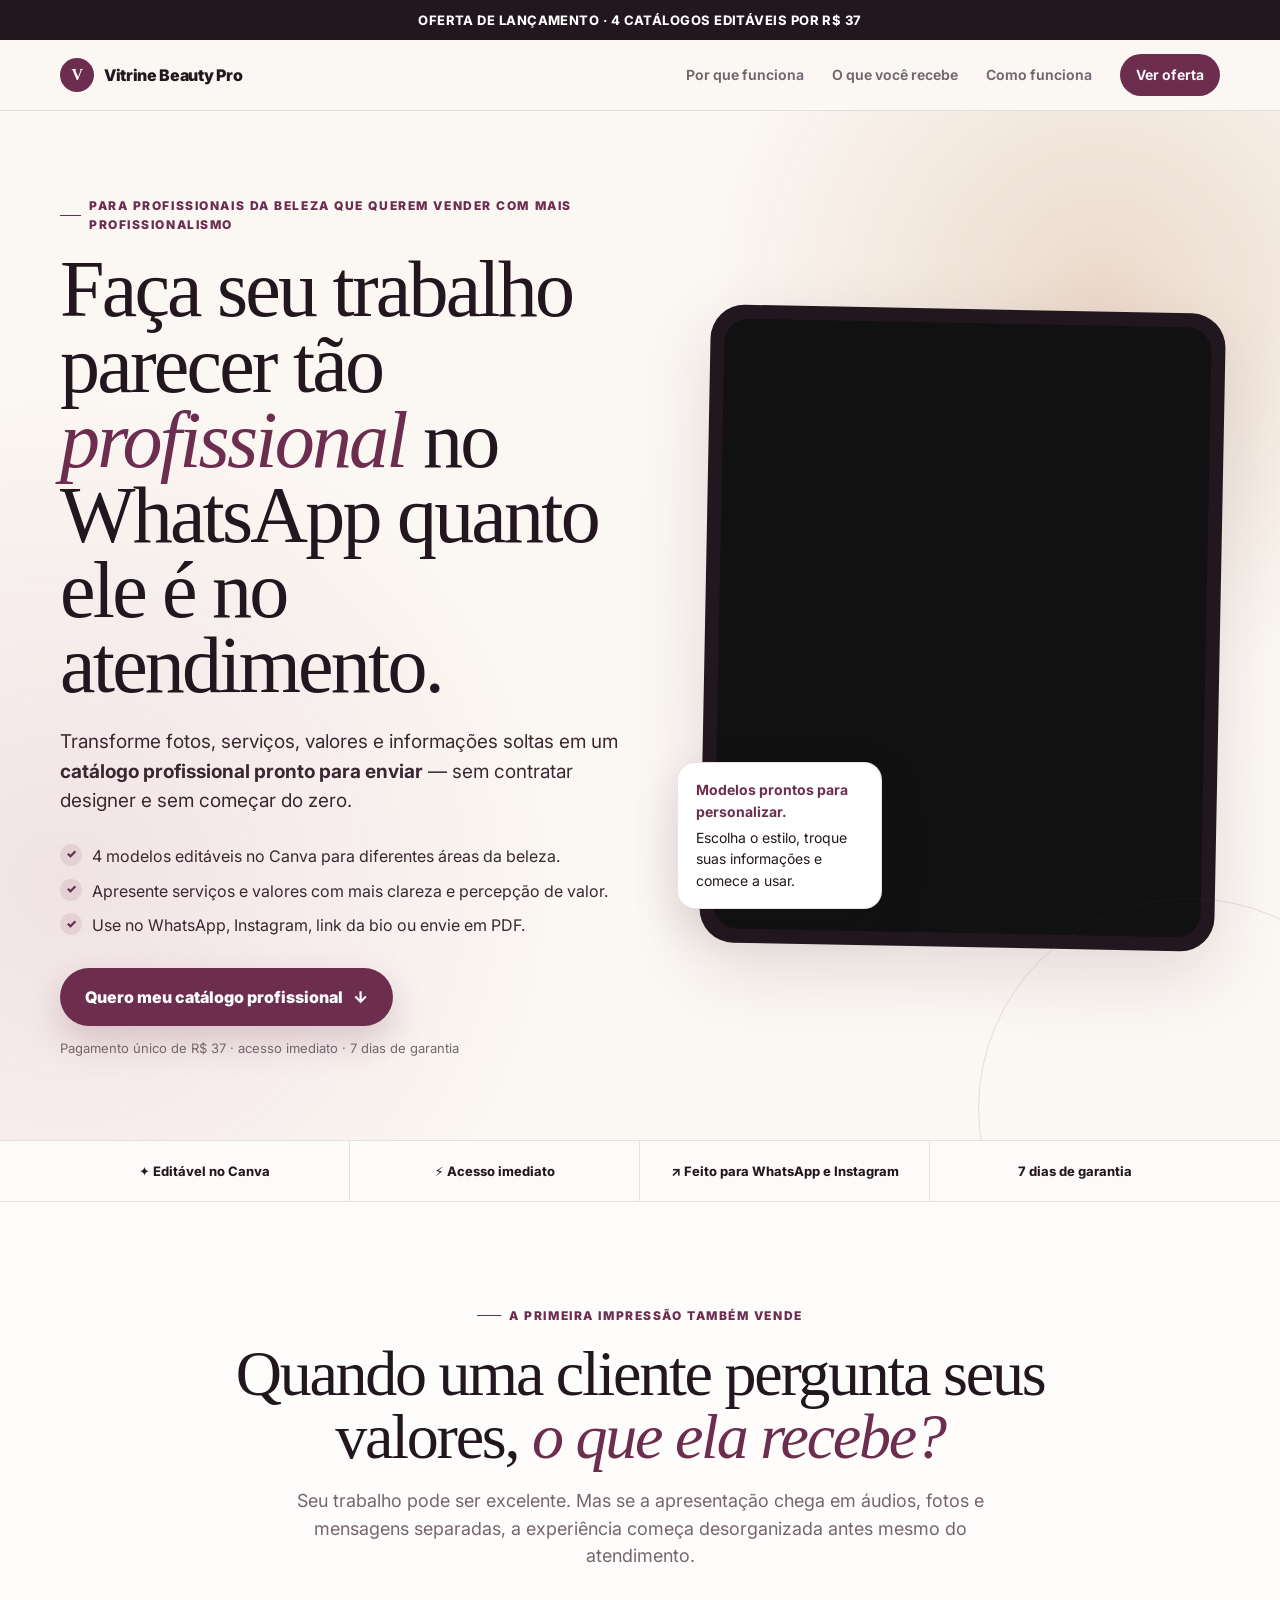
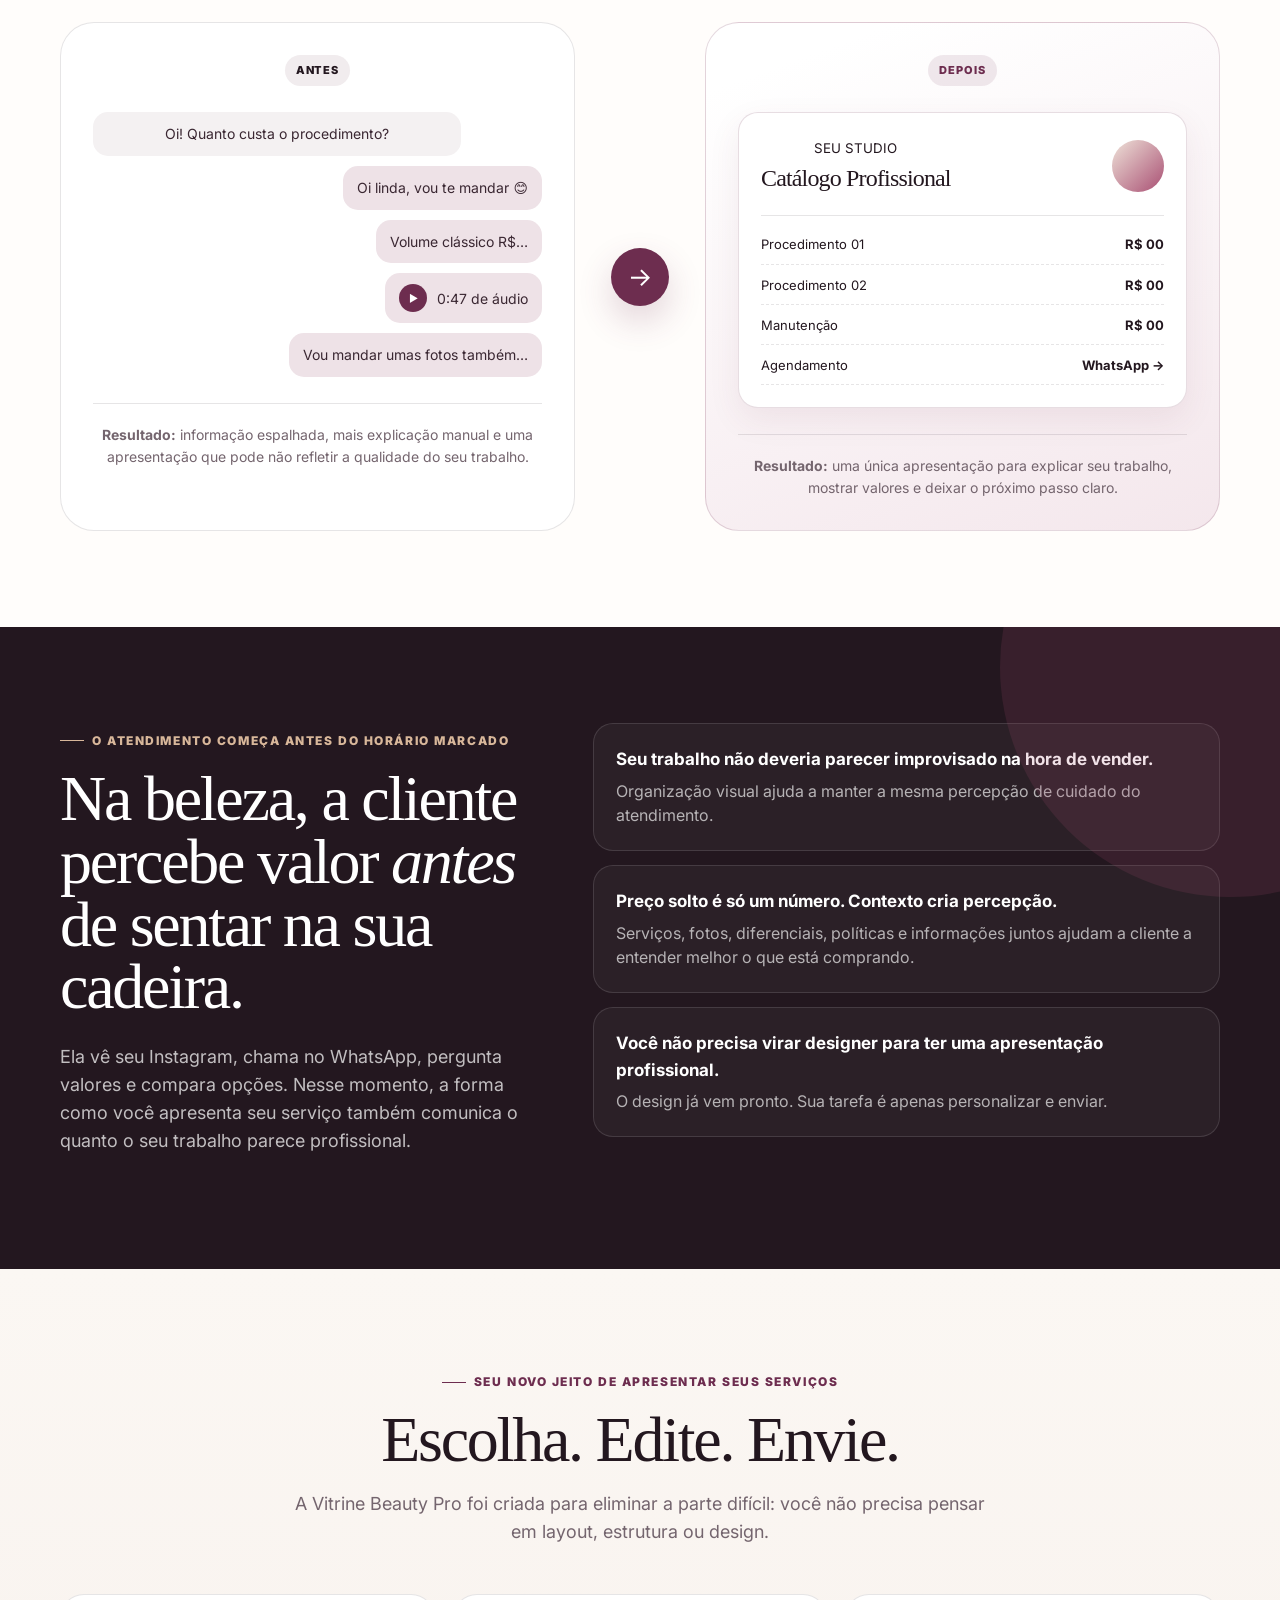
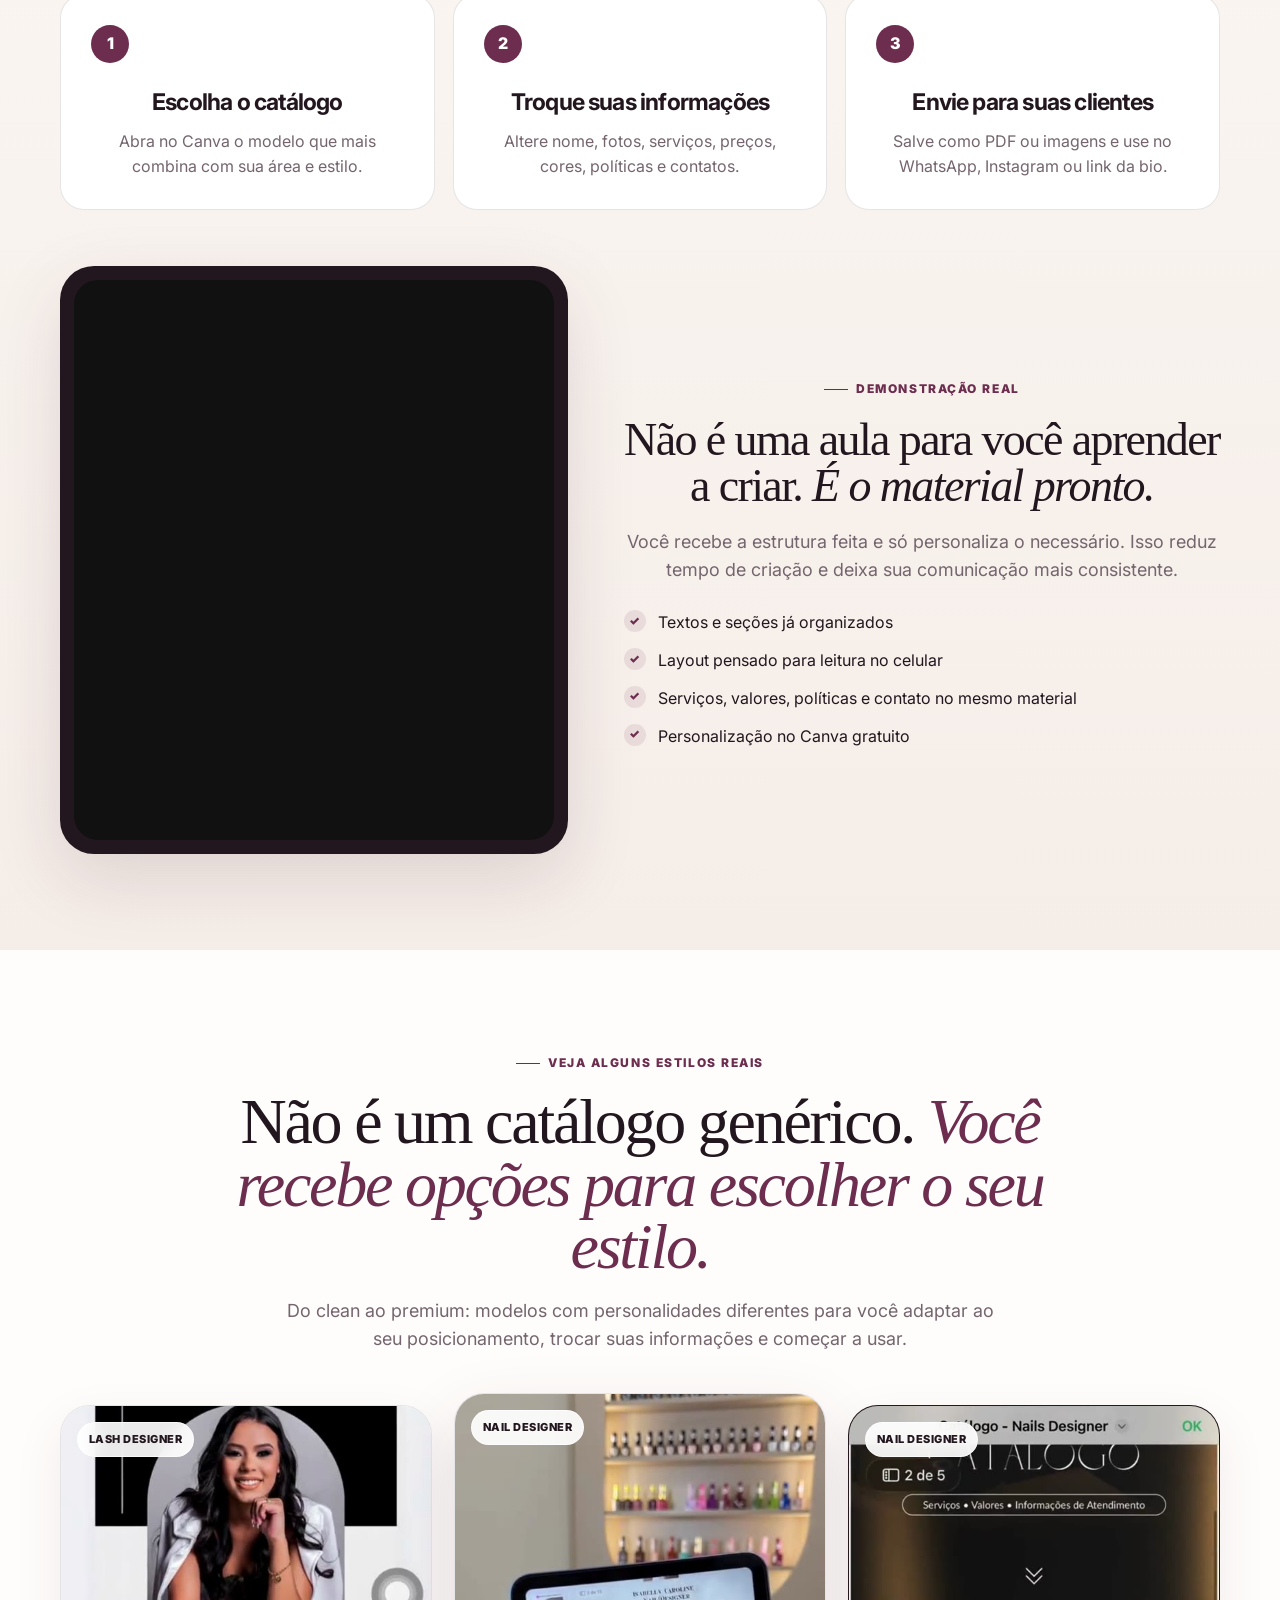
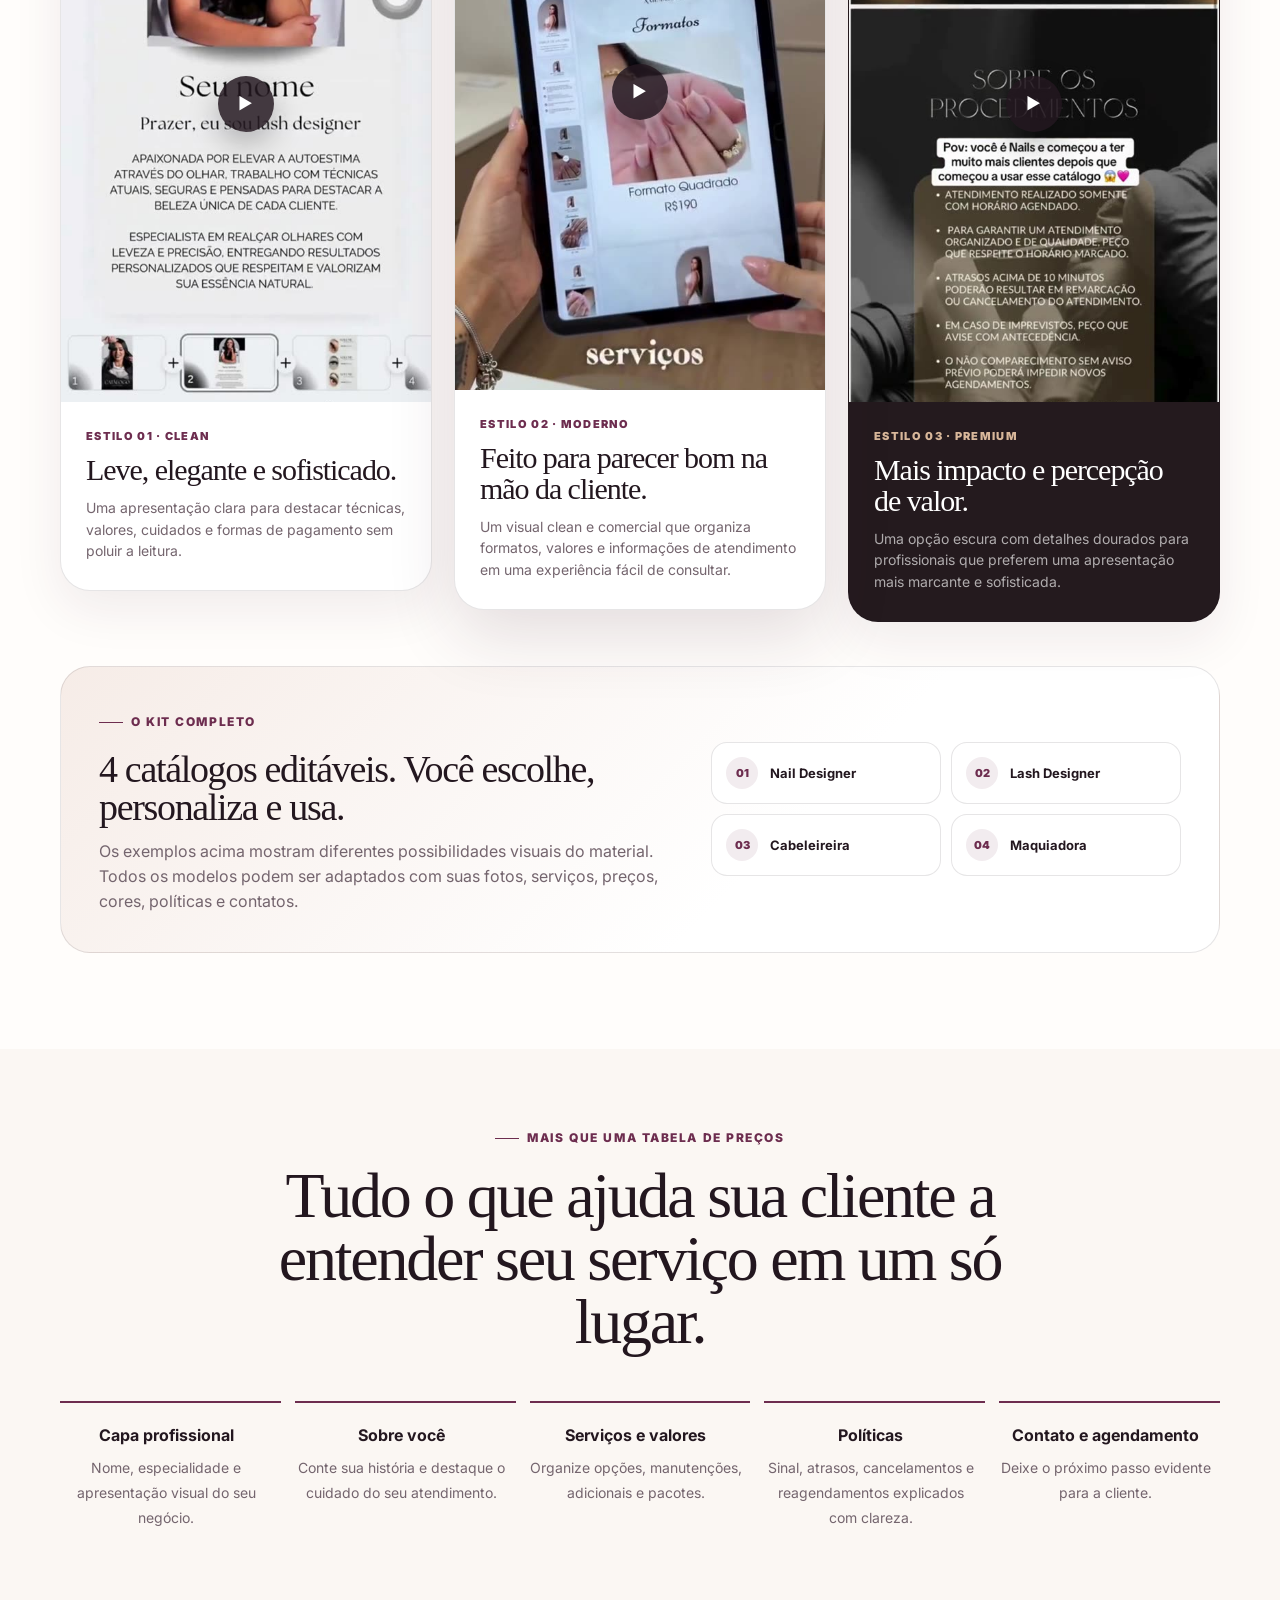
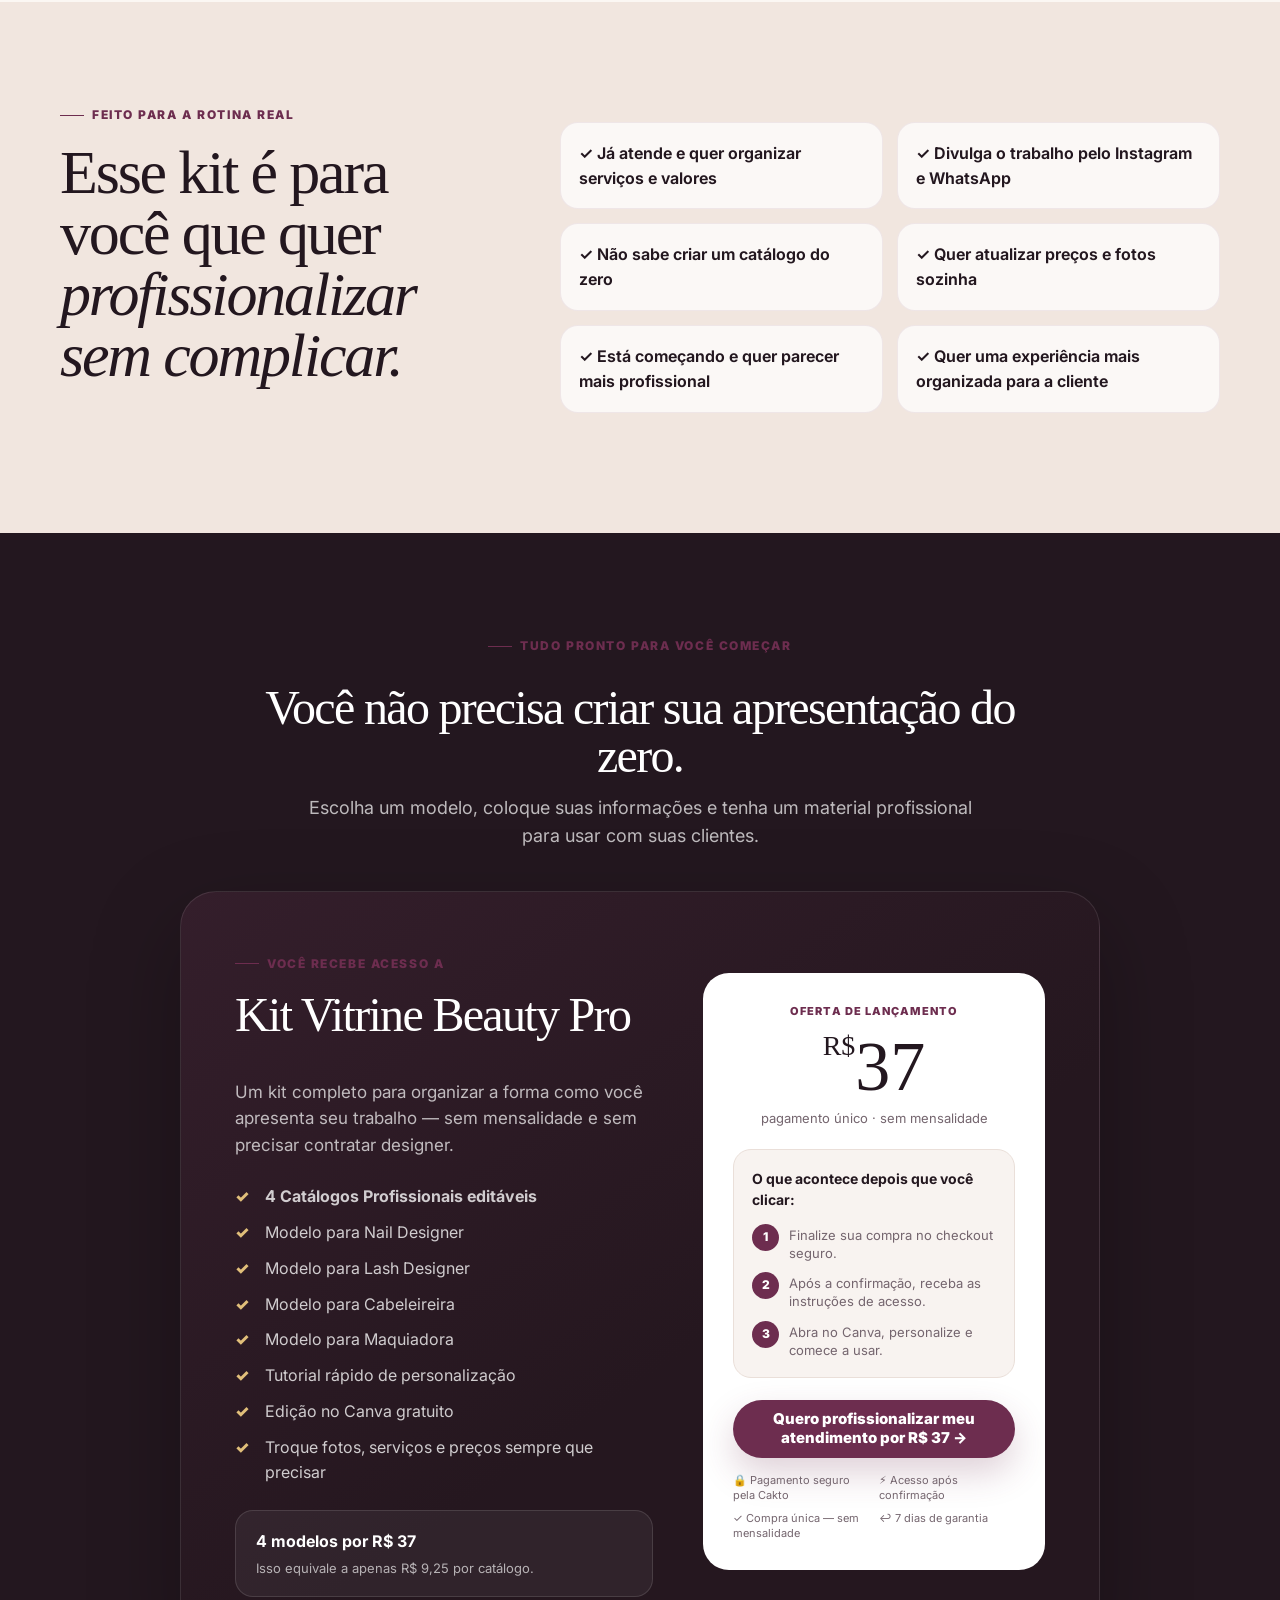
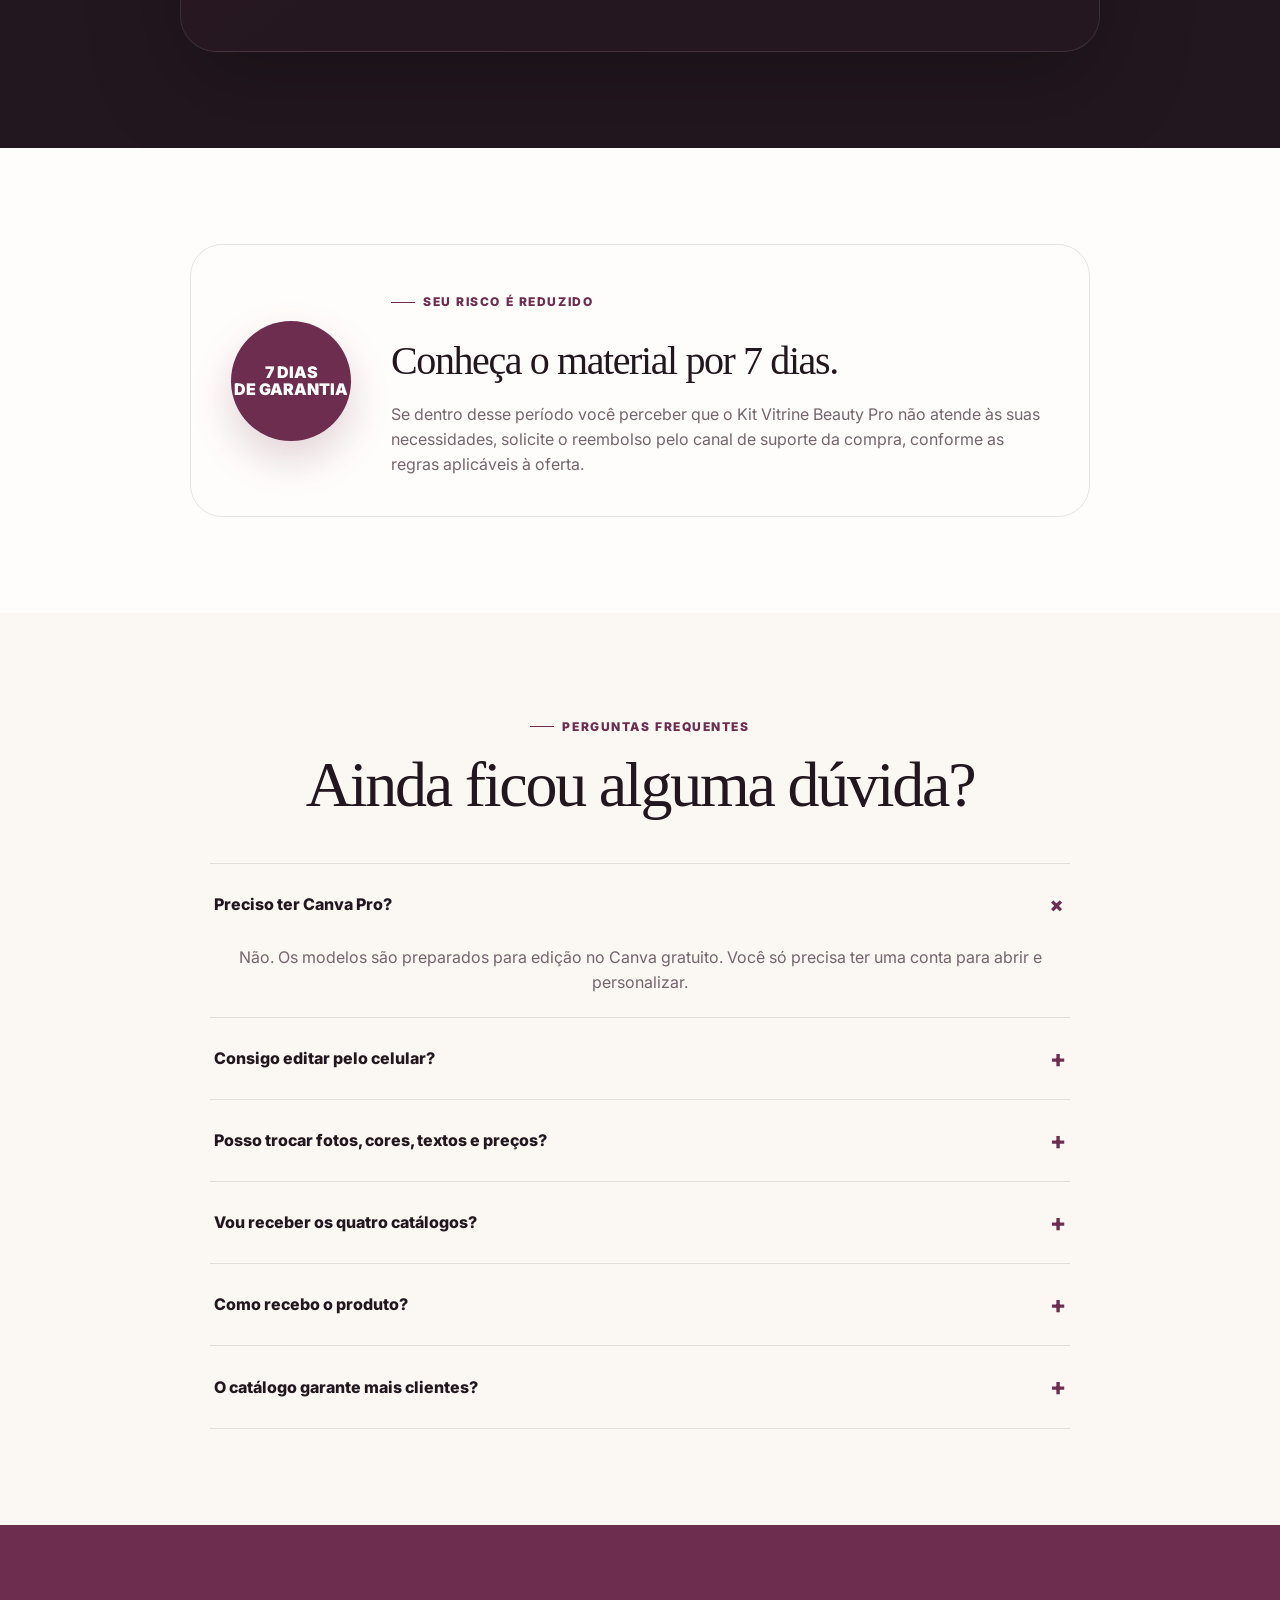
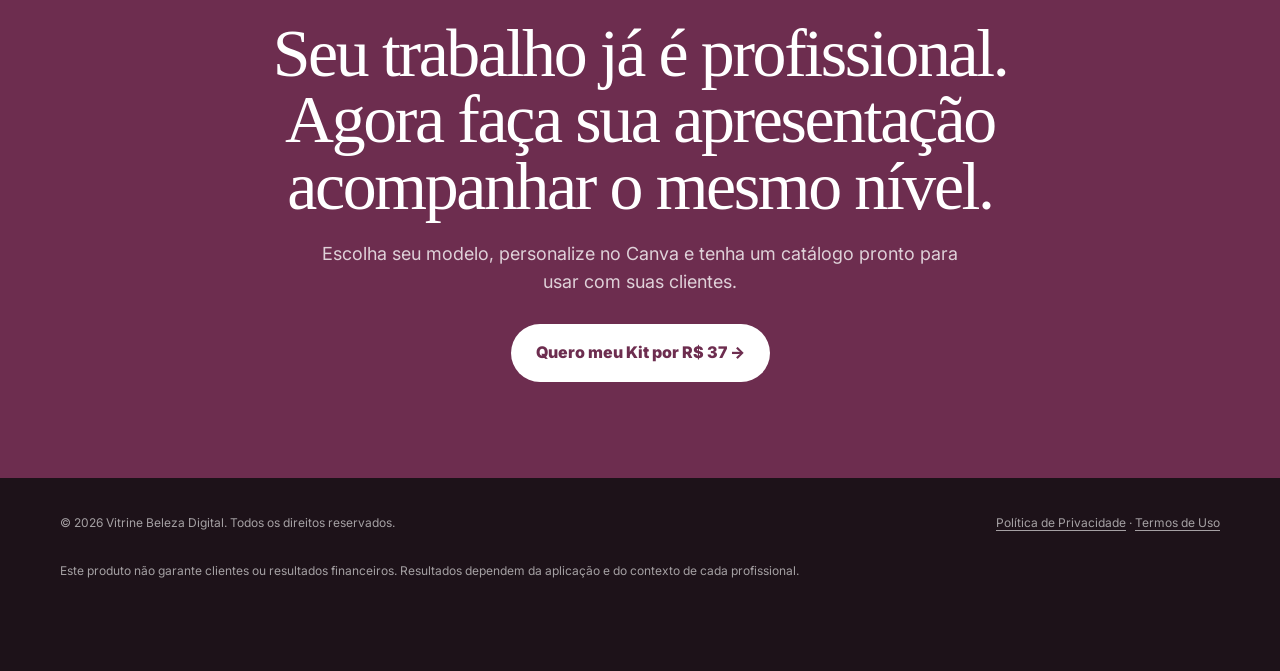
<file: index.html>
<!doctype html>
<html lang="pt-BR">
<head>
  <meta charset="utf-8" />
  <meta name="viewport" content="width=device-width, initial-scale=1" />
  <meta name="theme-color" content="#23171f" />
  <title>Vitrine Beauty Pro | Catálogos profissionais para beleza</title>
  <meta name="description" content="4 catálogos profissionais editáveis no Canva para apresentar serviços, valores e atendimento de forma mais organizada e profissional." />
  <link rel="preconnect" href="https://fonts.googleapis.com">
  <link rel="preconnect" href="https://fonts.gstatic.com" crossorigin>
  <link href="https://fonts.googleapis.com/css2?family=Inter:wght@400;500;600;700;800;900&display=swap" rel="stylesheet">
  <link rel="stylesheet" href="styles.css" />
</head>
<body>
  <div class="offer-bar">OFERTA DE LANÇAMENTO · 4 CATÁLOGOS EDITÁVEIS POR R$ 37</div>

  <nav class="nav" aria-label="Navegação principal">
    <div class="container nav-inner">
      <a class="brand" href="#top" aria-label="Vitrine Beauty Pro">
        <span class="brand-mark">V</span>
        <span>Vitrine Beauty Pro</span>
      </a>
      <div class="nav-links">
        <a href="#problema">Por que funciona</a>
        <a href="#kit">O que você recebe</a>
        <a href="#como-funciona">Como funciona</a>
        <a class="nav-buy" href="#preco">Ver oferta</a>
      </div>
    </div>
  </nav>

  <main id="top">
    <section class="hero">
      <div class="container hero-grid">
        <div class="hero-copy">
          <span class="eyebrow">Para profissionais da beleza que querem vender com mais profissionalismo</span>
          <h1>Faça seu trabalho parecer tão <em>profissional</em> no WhatsApp quanto ele é no atendimento.</h1>
          <p class="hero-lead">Transforme fotos, serviços, valores e informações soltas em um <strong>catálogo profissional pronto para enviar</strong> — sem contratar designer e sem começar do zero.</p>
          <ul class="hero-bullets">
            <li><span class="check">✓</span><span>4 modelos editáveis no Canva para diferentes áreas da beleza.</span></li>
            <li><span class="check">✓</span><span>Apresente serviços e valores com mais clareza e percepção de valor.</span></li>
            <li><span class="check">✓</span><span>Use no WhatsApp, Instagram, link da bio ou envie em PDF.</span></li>
          </ul>
          <a class="cta" data-scroll-offer href="#preco">Quero meu catálogo profissional <span>↓</span></a>
          <div class="cta-note">Pagamento único de R$ 37 · acesso imediato · 7 dias de garantia</div>
        </div>

        <div class="hero-card-wrap" aria-label="Demonstração do catálogo profissional">
          <div class="hero-card">
            <div class="video-crop">
              <video autoplay muted loop playsinline preload="metadata" aria-label="Prévia real de catálogo profissional em uso">
                <source src="assets/showcase/nail-studio.mp4" type="video/mp4" />
              </video>
            </div>
          </div>
          <div class="floating-badge">
            <strong>Modelos prontos para personalizar.</strong>
            Escolha o estilo, troque suas informações e comece a usar.
          </div>
        </div>
      </div>
    </section>

    <div class="trust-row">
      <div class="container trust-grid">
        <div class="trust-item">✦ Editável no Canva</div>
        <div class="trust-item">⚡ Acesso imediato</div>
        <div class="trust-item">↗ Feito para WhatsApp e Instagram</div>
        <div class="trust-item">7 dias de garantia</div>
      </div>
    </div>

    <section class="section problem" id="problema">
      <div class="container center">
        <span class="eyebrow">A primeira impressão também vende</span>
        <h2 class="section-title">Quando uma cliente pergunta seus valores, <em>o que ela recebe?</em></h2>
        <p class="section-subtitle">Seu trabalho pode ser excelente. Mas se a apresentação chega em áudios, fotos e mensagens separadas, a experiência começa desorganizada antes mesmo do atendimento.</p>

        <div class="problem-grid">
          <article class="problem-card">
            <span class="problem-label">Antes</span>
            <div class="chat">
              <div class="bubble">Oi! Quanto custa o procedimento?</div>
              <div class="bubble me">Oi linda, vou te mandar 😊</div>
              <div class="bubble me">Volume clássico R$…</div>
              <div class="bubble me voice"><span>▶</span><span>0:47 de áudio</span></div>
              <div class="bubble me">Vou mandar umas fotos também…</div>
            </div>
            <div class="problem-bottom"><strong>Resultado:</strong> informação espalhada, mais explicação manual e uma apresentação que pode não refletir a qualidade do seu trabalho.</div>
          </article>

          <div class="arrow-circle">→</div>

          <article class="problem-card after">
            <span class="problem-label">Depois</span>
            <div class="catalog-mini">
              <div class="mini-top">
                <div>
                  <small>SEU STUDIO</small>
                  <h3>Catálogo Profissional</h3>
                </div>
                <div class="avatar"></div>
              </div>
              <div class="services">
                <div class="service-line"><span>Procedimento 01</span><strong>R$ 00</strong></div>
                <div class="service-line"><span>Procedimento 02</span><strong>R$ 00</strong></div>
                <div class="service-line"><span>Manutenção</span><strong>R$ 00</strong></div>
                <div class="service-line"><span>Agendamento</span><strong>WhatsApp →</strong></div>
              </div>
            </div>
            <div class="problem-bottom"><strong>Resultado:</strong> uma única apresentação para explicar seu trabalho, mostrar valores e deixar o próximo passo claro.</div>
          </article>
        </div>
      </div>
    </section>

    <section class="section belief">
      <div class="container belief-grid">
        <div>
          <span class="eyebrow">O atendimento começa antes do horário marcado</span>
          <h2>Na beleza, a cliente percebe valor <em>antes</em> de sentar na sua cadeira.</h2>
          <p>Ela vê seu Instagram, chama no WhatsApp, pergunta valores e compara opções. Nesse momento, a forma como você apresenta seu serviço também comunica o quanto o seu trabalho parece profissional.</p>
        </div>
        <div class="belief-points">
          <div class="belief-point"><strong>Seu trabalho não deveria parecer improvisado na hora de vender.</strong><span>Organização visual ajuda a manter a mesma percepção de cuidado do atendimento.</span></div>
          <div class="belief-point"><strong>Preço solto é só um número. Contexto cria percepção.</strong><span>Serviços, fotos, diferenciais, políticas e informações juntos ajudam a cliente a entender melhor o que está comprando.</span></div>
          <div class="belief-point"><strong>Você não precisa virar designer para ter uma apresentação profissional.</strong><span>O design já vem pronto. Sua tarefa é apenas personalizar e enviar.</span></div>
        </div>
      </div>
    </section>

    <section class="section mechanism" id="como-funciona">
      <div class="container center">
        <span class="eyebrow">Seu novo jeito de apresentar seus serviços</span>
        <h2 class="section-title">Escolha. Edite. Envie.</h2>
        <p class="section-subtitle">A Vitrine Beauty Pro foi criada para eliminar a parte difícil: você não precisa pensar em layout, estrutura ou design.</p>

        <div class="steps">
          <article class="step"><div class="step-num">1</div><h3>Escolha o catálogo</h3><p>Abra no Canva o modelo que mais combina com sua área e estilo.</p></article>
          <article class="step"><div class="step-num">2</div><h3>Troque suas informações</h3><p>Altere nome, fotos, serviços, preços, cores, políticas e contatos.</p></article>
          <article class="step"><div class="step-num">3</div><h3>Envie para suas clientes</h3><p>Salve como PDF ou imagens e use no WhatsApp, Instagram ou link da bio.</p></article>
        </div>

        <div class="demo-grid">
          <div class="demo-frame">
            <div class="demo-crop">
              <video autoplay muted loop playsinline preload="metadata" aria-label="Demonstração real do material editável">
                <source src="assets/showcase/lash-clean.mp4" type="video/mp4" />
              </video>
            </div>
          </div>
          <div class="demo-copy">
            <span class="eyebrow">Demonstração real</span>
            <h3>Não é uma aula para você aprender a criar. <em>É o material pronto.</em></h3>
            <p>Você recebe a estrutura feita e só personaliza o necessário. Isso reduz tempo de criação e deixa sua comunicação mais consistente.</p>
            <ul class="demo-list">
              <li><span class="check">✓</span><span>Textos e seções já organizados</span></li>
              <li><span class="check">✓</span><span>Layout pensado para leitura no celular</span></li>
              <li><span class="check">✓</span><span>Serviços, valores, políticas e contato no mesmo material</span></li>
              <li><span class="check">✓</span><span>Personalização no Canva gratuito</span></li>
            </ul>
          </div>
        </div>
      </div>
    </section>

    <section class="section kit" id="kit">
      <div class="container center">
        <span class="eyebrow">Veja alguns estilos reais</span>
        <h2 class="section-title">Não é um catálogo genérico. <em>Você recebe opções para escolher o seu estilo.</em></h2>
        <p class="section-subtitle">Do clean ao premium: modelos com personalidades diferentes para você adaptar ao seu posicionamento, trocar suas informações e começar a usar.</p>

        <div class="showcase-grid">
          <article class="showcase-card">
            <div class="showcase-media">
              <video muted loop playsinline preload="none" poster="assets/showcase/lash-clean.jpg" data-lazy-video aria-label="Prévia de catálogo clean para lash designer">
                <source data-src="assets/showcase/lash-clean.mp4" type="video/mp4" />
              </video>
              <span class="showcase-chip">Lash Designer</span>
              <button class="video-play" type="button" aria-label="Reproduzir prévia">▶</button>
            </div>
            <div class="showcase-copy">
              <span class="style-kicker">ESTILO 01 · CLEAN</span>
              <h3>Leve, elegante e sofisticado.</h3>
              <p>Uma apresentação clara para destacar técnicas, valores, cuidados e formas de pagamento sem poluir a leitura.</p>
            </div>
          </article>

          <article class="showcase-card featured">
            <div class="showcase-media">
              <video muted loop playsinline preload="none" poster="assets/showcase/nail-studio.jpg" data-lazy-video aria-label="Prévia de catálogo moderno para nail designer">
                <source data-src="assets/showcase/nail-studio.mp4" type="video/mp4" />
              </video>
              <span class="showcase-chip">Nail Designer</span>
              <button class="video-play" type="button" aria-label="Reproduzir prévia">▶</button>
            </div>
            <div class="showcase-copy">
              <span class="style-kicker">ESTILO 02 · MODERNO</span>
              <h3>Feito para parecer bom na mão da cliente.</h3>
              <p>Um visual clean e comercial que organiza formatos, valores e informações de atendimento em uma experiência fácil de consultar.</p>
            </div>
          </article>

          <article class="showcase-card dark-card">
            <div class="showcase-media">
              <video muted loop playsinline preload="none" poster="assets/showcase/nail-premium.jpg" data-lazy-video aria-label="Prévia de catálogo premium para nail designer">
                <source data-src="assets/showcase/nail-premium.mp4" type="video/mp4" />
              </video>
              <span class="showcase-chip">Nail Designer</span>
              <button class="video-play" type="button" aria-label="Reproduzir prévia">▶</button>
            </div>
            <div class="showcase-copy">
              <span class="style-kicker">ESTILO 03 · PREMIUM</span>
              <h3>Mais impacto e percepção de valor.</h3>
              <p>Uma opção escura com detalhes dourados para profissionais que preferem uma apresentação mais marcante e sofisticada.</p>
            </div>
          </article>
        </div>

        <div class="kit-summary">
          <div class="kit-summary-main">
            <span class="eyebrow">O kit completo</span>
            <h3>4 catálogos editáveis. Você escolhe, personaliza e usa.</h3>
            <p>Os exemplos acima mostram diferentes possibilidades visuais do material. Todos os modelos podem ser adaptados com suas fotos, serviços, preços, cores, políticas e contatos.</p>
          </div>
          <div class="kit-summary-list">
            <div><span>01</span><strong>Nail Designer</strong></div>
            <div><span>02</span><strong>Lash Designer</strong></div>
            <div><span>03</span><strong>Cabeleireira</strong></div>
            <div><span>04</span><strong>Maquiadora</strong></div>
          </div>
        </div>
      </div>
    </section>

    <section class="section-tight">
      <div class="container center">
        <span class="eyebrow">Mais que uma tabela de preços</span>
        <h2 class="section-title">Tudo o que ajuda sua cliente a entender seu serviço em um só lugar.</h2>
        <div class="contents-grid">
          <div class="content-item"><strong>Capa profissional</strong><span>Nome, especialidade e apresentação visual do seu negócio.</span></div>
          <div class="content-item"><strong>Sobre você</strong><span>Conte sua história e destaque o cuidado do seu atendimento.</span></div>
          <div class="content-item"><strong>Serviços e valores</strong><span>Organize opções, manutenções, adicionais e pacotes.</span></div>
          <div class="content-item"><strong>Políticas</strong><span>Sinal, atrasos, cancelamentos e reagendamentos explicados com clareza.</span></div>
          <div class="content-item"><strong>Contato e agendamento</strong><span>Deixe o próximo passo evidente para a cliente.</span></div>
        </div>
      </div>
    </section>

    <section class="section for-you">
      <div class="container for-grid">
        <div>
          <span class="eyebrow">Feito para a rotina real</span>
          <h2>Esse kit é para você que quer <em>profissionalizar sem complicar.</em></h2>
        </div>
        <div class="for-list">
          <div class="for-item">✓ Já atende e quer organizar serviços e valores</div>
          <div class="for-item">✓ Divulga o trabalho pelo Instagram e WhatsApp</div>
          <div class="for-item">✓ Não sabe criar um catálogo do zero</div>
          <div class="for-item">✓ Quer atualizar preços e fotos sozinha</div>
          <div class="for-item">✓ Está começando e quer parecer mais profissional</div>
          <div class="for-item">✓ Quer uma experiência mais organizada para a cliente</div>
        </div>
      </div>
    </section>

    <section class="section offer" id="oferta">
      <div class="container">
        <div class="offer-intro center">
          <span class="eyebrow">Tudo pronto para você começar</span>
          <h2 class="offer-intro-title">Você não precisa criar sua apresentação do zero.</h2>
          <p>Escolha um modelo, coloque suas informações e tenha um material profissional para usar com suas clientes.</p>
        </div>

        <div class="offer-box">
          <div class="offer-grid">
            <div>
              <span class="eyebrow">Você recebe acesso a</span>
              <h2>Kit Vitrine Beauty Pro</h2>
              <p class="offer-copy">Um kit completo para organizar a forma como você apresenta seu trabalho — sem mensalidade e sem precisar contratar designer.</p>
              <div class="stack offer-stack">
                <div><span>✓</span><strong>4 Catálogos Profissionais editáveis</strong></div>
                <div><span>✓</span><span>Modelo para Nail Designer</span></div>
                <div><span>✓</span><span>Modelo para Lash Designer</span></div>
                <div><span>✓</span><span>Modelo para Cabeleireira</span></div>
                <div><span>✓</span><span>Modelo para Maquiadora</span></div>
                <div><span>✓</span><span>Tutorial rápido de personalização</span></div>
                <div><span>✓</span><span>Edição no Canva gratuito</span></div>
                <div><span>✓</span><span>Troque fotos, serviços e preços sempre que precisar</span></div>
              </div>
              <div class="offer-value-note">
                <strong>4 modelos por R$ 37</strong>
                <span>Isso equivale a apenas R$ 9,25 por catálogo.</span>
              </div>
            </div>

            <div class="price-box" id="preco">
              <div class="price-small">Oferta de lançamento</div>
              <div class="price"><sup>R$</sup>37</div>
              <div class="price-note">pagamento único · sem mensalidade</div>

              <div class="after-click">
                <strong>O que acontece depois que você clicar:</strong>
                <ol>
                  <li><span>1</span><p>Finalize sua compra no checkout seguro.</p></li>
                  <li><span>2</span><p>Após a confirmação, receba as instruções de acesso.</p></li>
                  <li><span>3</span><p>Abra no Canva, personalize e comece a usar.</p></li>
                </ol>
              </div>

              <a class="cta offer-cta" data-checkout href="#">Quero profissionalizar meu atendimento por R$ 37 →</a>
              <div class="purchase-reassurance">
                <span>🔒 Pagamento seguro pela Cakto</span>
                <span>⚡ Acesso após confirmação</span>
                <span>✓ Compra única — sem mensalidade</span>
                <span>↩ 7 dias de garantia</span>
              </div>
            </div>
          </div>
        </div>
      </div>
    </section>

    <section class="section guarantee">
      <div class="container">
        <div class="guarantee-box">
          <div class="seal">7 DIAS<br>DE GARANTIA</div>
          <div>
            <span class="eyebrow">Seu risco é reduzido</span>
            <h2>Conheça o material por 7 dias.</h2>
            <p>Se dentro desse período você perceber que o Kit Vitrine Beauty Pro não atende às suas necessidades, solicite o reembolso pelo canal de suporte da compra, conforme as regras aplicáveis à oferta.</p>
          </div>
        </div>
      </div>
    </section>

    <section class="section faq" id="faq">
      <div class="container center">
        <span class="eyebrow">Perguntas frequentes</span>
        <h2 class="section-title">Ainda ficou alguma dúvida?</h2>
        <div class="faq-list">
          <div class="faq-item open">
            <button class="faq-question"><span>Preciso ter Canva Pro?</span><span>+</span></button>
            <div class="faq-answer"><p>Não. Os modelos são preparados para edição no Canva gratuito. Você só precisa ter uma conta para abrir e personalizar.</p></div>
          </div>
          <div class="faq-item">
            <button class="faq-question"><span>Consigo editar pelo celular?</span><span>+</span></button>
            <div class="faq-answer"><p>Sim. Você pode personalizar pelo aplicativo do Canva no celular ou pelo computador.</p></div>
          </div>
          <div class="faq-item">
            <button class="faq-question"><span>Posso trocar fotos, cores, textos e preços?</span><span>+</span></button>
            <div class="faq-answer"><p>Sim. Nome, fotos, textos, cores, serviços, preços e contatos podem ser adaptados para a sua realidade e identidade visual.</p></div>
          </div>
          <div class="faq-item">
            <button class="faq-question"><span>Vou receber os quatro catálogos?</span><span>+</span></button>
            <div class="faq-answer"><p>Sim. A compra inclui os quatro modelos do kit: Nail Designer, Lash Designer, Cabeleireira e Maquiadora.</p></div>
          </div>
          <div class="faq-item">
            <button class="faq-question"><span>Como recebo o produto?</span><span>+</span></button>
            <div class="faq-answer"><p>Após a confirmação do pagamento, as instruções e os links de acesso são enviados para o e-mail informado no checkout.</p></div>
          </div>
          <div class="faq-item">
            <button class="faq-question"><span>O catálogo garante mais clientes?</span><span>+</span></button>
            <div class="faq-answer"><p>Não. Nenhum material pode garantir clientes ou faturamento. O objetivo do catálogo é ajudar você a apresentar seus serviços, valores e informações de forma mais clara, organizada e profissional.</p></div>
          </div>
        </div>
      </div>
    </section>

    <section class="section final-cta">
      <div class="container">
        <h2>Seu trabalho já é profissional. Agora faça sua apresentação acompanhar o mesmo nível.</h2>
        <p>Escolha seu modelo, personalize no Canva e tenha um catálogo pronto para usar com suas clientes.</p>
        <a class="cta cta-light" data-checkout href="#">Quero meu Kit por R$ 37 →</a>
      </div>
    </section>
  </main>

  <footer class="footer">
    <div class="container footer-grid">
      <div>© 2026 Vitrine Beleza Digital. Todos os direitos reservados.</div>
      <div><a href="#">Política de Privacidade</a> · <a href="#">Termos de Uso</a></div>
      <div>Este produto não garante clientes ou resultados financeiros. Resultados dependem da aplicação e do contexto de cada profissional.</div>
    </div>
  </footer>


  <script src="site-config.js"></script>
  <script src="pixel.js"></script>
  <script src="script.js"></script>
</body>
</html>
</file>
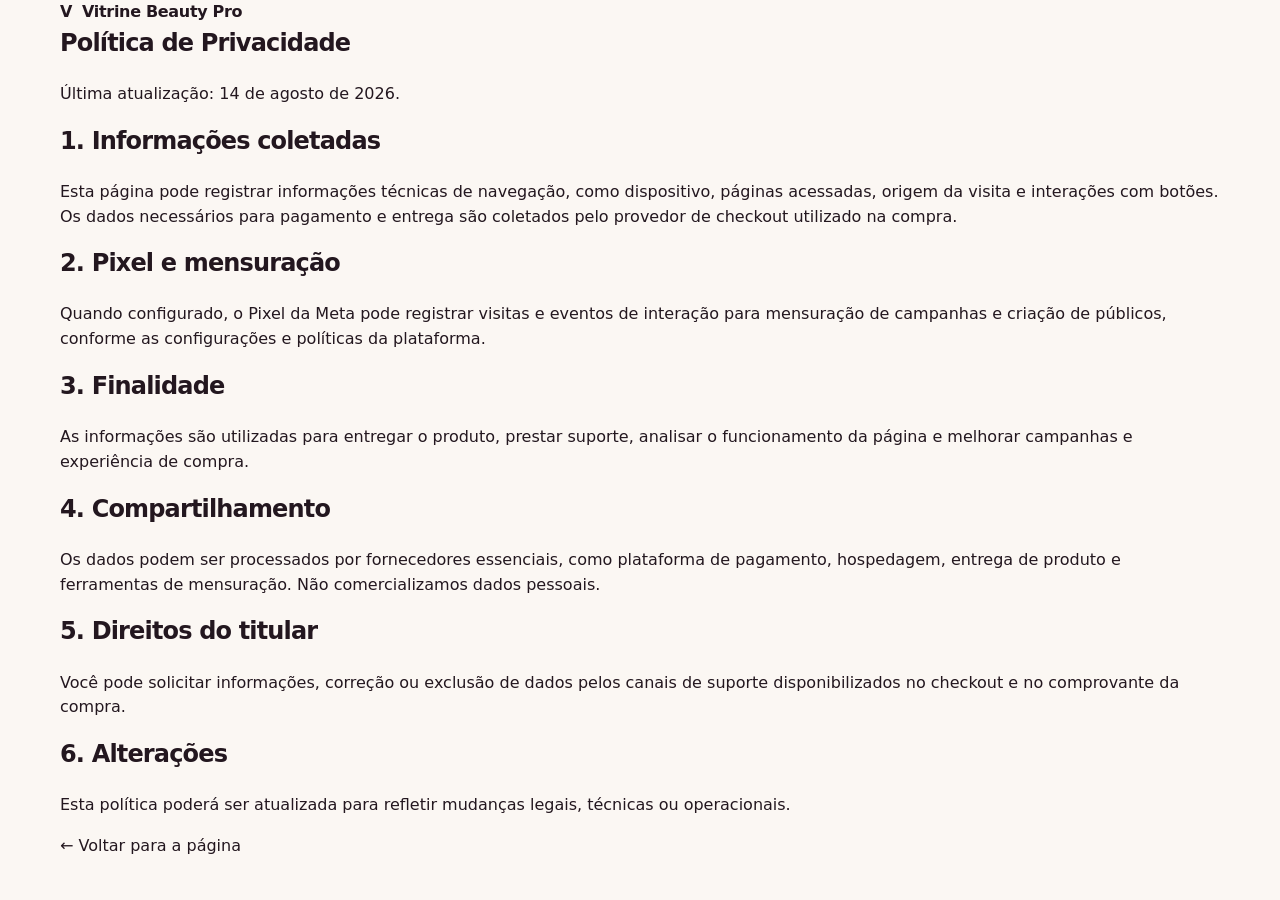
<file: privacy.html>
<!doctype html>
<html lang="pt-BR">
<head><meta charset="utf-8"><meta name="viewport" content="width=device-width, initial-scale=1"><title>Política de Privacidade | Vitrine Beauty Pro</title><link rel="stylesheet" href="styles.css"></head>
<body>
  <main class="legal-page">
    <article class="container legal-page__card">
      <a class="brand" href="index.html"><span class="brand__mark">V</span><span>Vitrine <strong>Beauty Pro</strong></span></a>
      <h1>Política de Privacidade</h1><p>Última atualização: 14 de agosto de 2026.</p>
      <h2>1. Informações coletadas</h2><p>Esta página pode registrar informações técnicas de navegação, como dispositivo, páginas acessadas, origem da visita e interações com botões. Os dados necessários para pagamento e entrega são coletados pelo provedor de checkout utilizado na compra.</p>
      <h2>2. Pixel e mensuração</h2><p>Quando configurado, o Pixel da Meta pode registrar visitas e eventos de interação para mensuração de campanhas e criação de públicos, conforme as configurações e políticas da plataforma.</p>
      <h2>3. Finalidade</h2><p>As informações são utilizadas para entregar o produto, prestar suporte, analisar o funcionamento da página e melhorar campanhas e experiência de compra.</p>
      <h2>4. Compartilhamento</h2><p>Os dados podem ser processados por fornecedores essenciais, como plataforma de pagamento, hospedagem, entrega de produto e ferramentas de mensuração. Não comercializamos dados pessoais.</p>
      <h2>5. Direitos do titular</h2><p>Você pode solicitar informações, correção ou exclusão de dados pelos canais de suporte disponibilizados no checkout e no comprovante da compra.</p>
      <h2>6. Alterações</h2><p>Esta política poderá ser atualizada para refletir mudanças legais, técnicas ou operacionais.</p>
      <a class="text-link" href="index.html">← Voltar para a página</a>
    </article>
  </main>
</body></html>
</file>
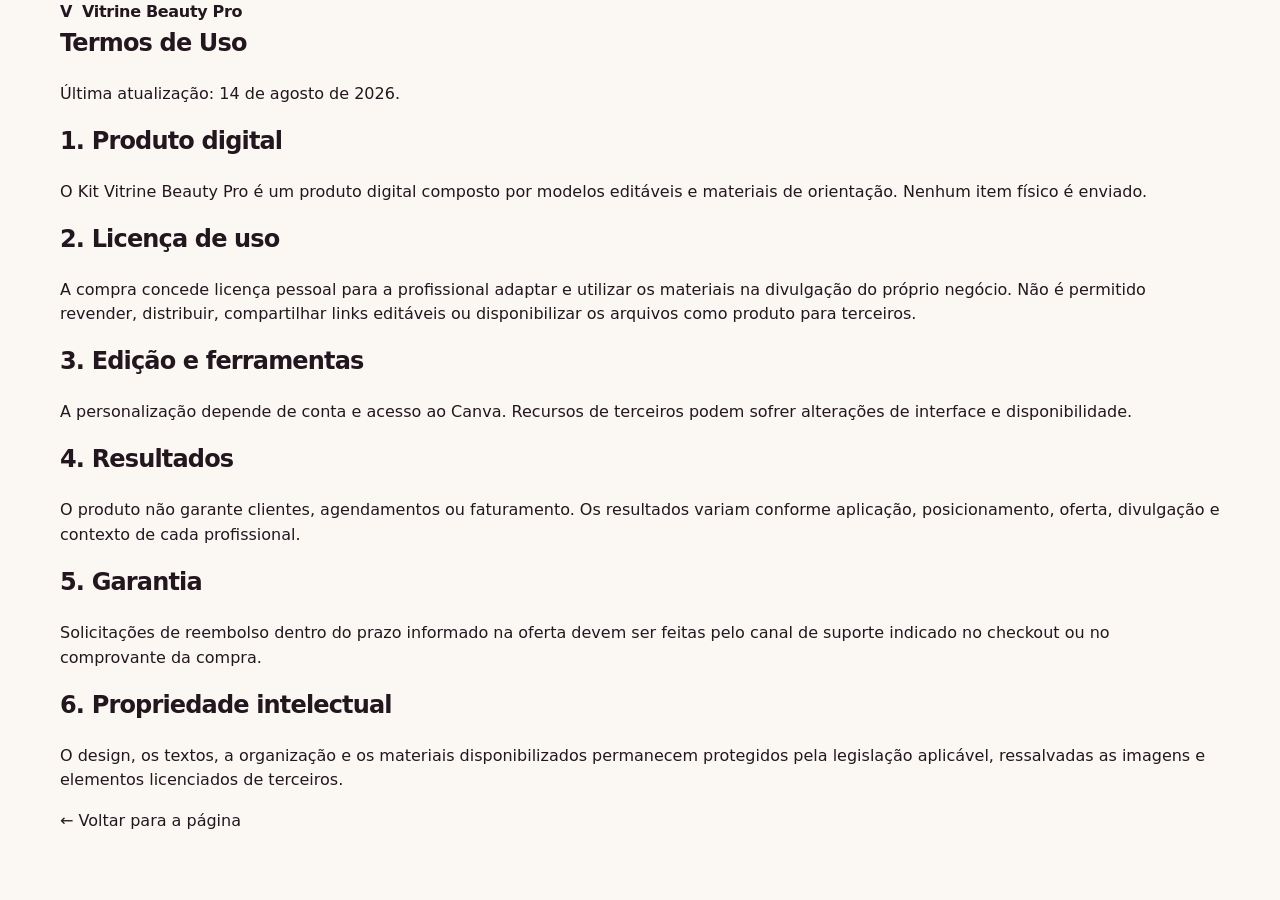
<file: terms.html>
<!doctype html>
<html lang="pt-BR">
<head><meta charset="utf-8"><meta name="viewport" content="width=device-width, initial-scale=1"><title>Termos de Uso | Vitrine Beauty Pro</title><link rel="stylesheet" href="styles.css"></head>
<body>
  <main class="legal-page">
    <article class="container legal-page__card">
      <a class="brand" href="index.html"><span class="brand__mark">V</span><span>Vitrine <strong>Beauty Pro</strong></span></a>
      <h1>Termos de Uso</h1><p>Última atualização: 14 de agosto de 2026.</p>
      <h2>1. Produto digital</h2><p>O Kit Vitrine Beauty Pro é um produto digital composto por modelos editáveis e materiais de orientação. Nenhum item físico é enviado.</p>
      <h2>2. Licença de uso</h2><p>A compra concede licença pessoal para a profissional adaptar e utilizar os materiais na divulgação do próprio negócio. Não é permitido revender, distribuir, compartilhar links editáveis ou disponibilizar os arquivos como produto para terceiros.</p>
      <h2>3. Edição e ferramentas</h2><p>A personalização depende de conta e acesso ao Canva. Recursos de terceiros podem sofrer alterações de interface e disponibilidade.</p>
      <h2>4. Resultados</h2><p>O produto não garante clientes, agendamentos ou faturamento. Os resultados variam conforme aplicação, posicionamento, oferta, divulgação e contexto de cada profissional.</p>
      <h2>5. Garantia</h2><p>Solicitações de reembolso dentro do prazo informado na oferta devem ser feitas pelo canal de suporte indicado no checkout ou no comprovante da compra.</p>
      <h2>6. Propriedade intelectual</h2><p>O design, os textos, a organização e os materiais disponibilizados permanecem protegidos pela legislação aplicável, ressalvadas as imagens e elementos licenciados de terceiros.</p>
      <a class="text-link" href="index.html">← Voltar para a página</a>
    </article>
  </main>
</body></html>
</file>
<file: styles.css>
:root {
  --ink: #23171f;
  --ink-2: #3a2732;
  --plum: #6d2d4f;
  --plum-dark: #4c1f38;
  --rose: #a94f73;
  --champagne: #d8b79a;
  --sand: #efe3d9;
  --cream: #fbf7f3;
  --paper: #fffdfb;
  --muted: #74656e;
  --line: rgba(35, 23, 31, .11);
  --success: #2f765d;
  --shadow: 0 24px 70px rgba(63, 28, 48, .13);
  --radius-xl: 34px;
  --radius-lg: 24px;
  --radius-md: 16px;
}

* { box-sizing: border-box; }
html { scroll-behavior: smooth; }
body {
  margin: 0;
  font-family: Inter, ui-sans-serif, system-ui, -apple-system, BlinkMacSystemFont, "Segoe UI", sans-serif;
  color: var(--ink);
  background: var(--cream);
  line-height: 1.55;
  -webkit-font-smoothing: antialiased;
}

h1,h2,h3,p { margin-top: 0; }
h1,h2,h3 { letter-spacing: -.035em; }
a { color: inherit; text-decoration: none; }
img,video { max-width: 100%; display: block; }
button { font: inherit; }

.container { width: min(1160px, calc(100% - 40px)); margin: 0 auto; }
.section { padding: 96px 0; }
.section-tight { padding: 72px 0; }
.center { text-align: center; }
.eyebrow {
  display: inline-flex;
  align-items: center;
  gap: 8px;
  margin-bottom: 18px;
  color: var(--plum);
  font-size: 12px;
  font-weight: 850;
  letter-spacing: .13em;
  text-transform: uppercase;
}
.eyebrow::before { content: ''; width: 24px; height: 1px; background: currentColor; }
.section-title {
  max-width: 830px;
  margin: 0 auto 18px;
  font-family: Georgia, "Times New Roman", serif;
  font-size: clamp(38px, 5vw, 64px);
  line-height: .98;
  font-weight: 500;
}
.section-subtitle {
  max-width: 720px;
  margin: 0 auto;
  color: var(--muted);
  font-size: 18px;
}

.offer-bar {
  background: var(--ink);
  color: #fff;
  text-align: center;
  padding: 10px 16px;
  font-size: 13px;
  font-weight: 750;
  letter-spacing: .035em;
}

.nav {
  position: sticky;
  top: 0;
  z-index: 40;
  background: rgba(251,247,243,.86);
  backdrop-filter: blur(14px);
  border-bottom: 1px solid var(--line);
}
.nav-inner {
  height: 70px;
  display: flex;
  align-items: center;
  justify-content: space-between;
  gap: 26px;
}
.brand { display:flex; align-items:center; gap:10px; font-weight: 850; letter-spacing: -.02em; }
.brand-mark {
  width: 34px; height: 34px; border-radius: 50%;
  display:grid; place-items:center;
  background: var(--plum); color:#fff; font-family: Georgia,serif;
}
.nav-links { display:flex; gap: 28px; align-items:center; color:var(--muted); font-size:14px; font-weight:650; }
.nav-links a:hover { color: var(--plum); }
.nav-buy { color:#fff !important; background:var(--plum); padding:10px 16px; border-radius:999px; }

.hero {
  position: relative;
  overflow: hidden;
  padding: 86px 0 82px;
  background:
    radial-gradient(circle at 86% 18%, rgba(216,183,154,.45), transparent 28%),
    radial-gradient(circle at 5% 75%, rgba(169,79,115,.12), transparent 34%),
    var(--cream);
}
.hero::after {
  content:""; position:absolute; inset:auto -120px -180px auto; width:420px; height:420px;
  border:1px solid rgba(109,45,79,.14); border-radius:50%;
}
.hero-grid {
  display:grid;
  grid-template-columns: 1.06fr .94fr;
  align-items:center;
  gap:64px;
}
.hero h1 {
  font-family: Georgia, "Times New Roman", serif;
  font-weight: 500;
  font-size: clamp(48px, 6.5vw, 80px);
  line-height: .94;
  margin-bottom: 24px;
}
.hero h1 em { color: var(--plum); font-style: italic; }
.hero-lead { max-width: 660px; color: var(--ink-2); font-size: 19px; margin-bottom: 28px; }
.hero-bullets { display:grid; gap:10px; margin: 0 0 30px; padding:0; list-style:none; }
.hero-bullets li { display:flex; gap:10px; align-items:flex-start; color:var(--ink-2); }
.check {
  flex:0 0 22px; width:22px; height:22px; border-radius:50%;
  display:grid; place-items:center; background:rgba(109,45,79,.1); color:var(--plum); font-size:12px; font-weight:900;
}
.cta {
  display:inline-flex;
  justify-content:center;
  align-items:center;
  gap:10px;
  min-height:58px;
  padding:0 25px;
  border-radius:999px;
  background: var(--plum);
  color:#fff;
  font-weight:850;
  box-shadow: 0 15px 35px rgba(109,45,79,.22);
  transition: .2s ease;
}
.cta:hover { transform: translateY(-2px); background:var(--plum-dark); }
.cta-light { background:#fff; color:var(--plum); box-shadow:none; }
.cta-note { margin-top: 12px; color:var(--muted); font-size:13px; }
.hero-card-wrap { position:relative; }
.hero-card {
  position:relative;
  border-radius: 34px;
  background: var(--ink);
  padding: 14px;
  box-shadow: var(--shadow);
  transform: rotate(1.1deg);
}
.video-crop {
  position:relative;
  height: 610px;
  overflow:hidden;
  border-radius: 24px;
  background:#111;
}
.video-crop video {
  position:absolute;
  width:100%; height:100%;
  max-width:none;
  object-fit:cover;
  object-position:center center;
  top:0; left:0;
}
.floating-badge {
  position:absolute;
  left:-28px; bottom:38px;
  max-width: 205px;
  background:#fff;
  border:1px solid var(--line);
  padding:16px 18px;
  border-radius:18px;
  box-shadow:0 16px 45px rgba(40,20,31,.13);
  font-size:14px;
}
.floating-badge strong { display:block; color:var(--plum); margin-bottom:4px; }

.trust-row {
  border-top:1px solid var(--line); border-bottom:1px solid var(--line);
  background:rgba(255,255,255,.55);
}
.trust-grid { display:grid; grid-template-columns:repeat(4,1fr); }
.trust-item { padding:20px; text-align:center; font-size:13px; font-weight:750; border-right:1px solid var(--line); }
.trust-item:last-child { border-right:0; }

.problem { background: var(--paper); }
.problem-grid { margin-top:52px; display:grid; grid-template-columns:1fr 90px 1fr; align-items:stretch; gap:20px; }
.problem-card { border:1px solid var(--line); border-radius:var(--radius-xl); padding:32px; background:#fff; min-height:390px; }
.problem-card.after { background:linear-gradient(160deg,#fff 10%,#f4e7ec 100%); border-color:rgba(109,45,79,.18); }
.problem-label { display:inline-flex; padding:7px 11px; border-radius:999px; font-size:11px; font-weight:850; letter-spacing:.09em; text-transform:uppercase; background:#f1ecee; margin-bottom:26px; }
.after .problem-label { background:rgba(109,45,79,.10); color:var(--plum); }
.chat { display:grid; gap:10px; }
.bubble { max-width:82%; padding:11px 14px; border-radius:15px; background:#f4f1f2; color:var(--ink-2); font-size:14px; }
.bubble.me { margin-left:auto; background:#eee2e7; }
.voice { display:flex; align-items:center; gap:10px; }
.voice span:first-child { width:28px; height:28px; border-radius:50%; background:var(--plum); color:#fff; display:grid; place-items:center; font-size:10px; }
.problem-bottom { margin-top:26px; padding-top:20px; border-top:1px solid var(--line); color:var(--muted); font-size:14px; }
.arrow-circle { align-self:center; justify-self:center; width:58px; height:58px; border-radius:50%; background:var(--plum); color:#fff; display:grid; place-items:center; font-size:26px; box-shadow:0 15px 35px rgba(109,45,79,.2); }
.catalog-mini { border:1px solid rgba(109,45,79,.16); border-radius:20px; padding:22px; background:#fff; box-shadow:0 12px 32px rgba(109,45,79,.08); }
.catalog-mini .mini-top { display:flex; justify-content:space-between; gap:14px; align-items:center; border-bottom:1px solid var(--line); padding-bottom:18px; }
.catalog-mini .avatar { width:52px;height:52px;border-radius:50%;background:linear-gradient(135deg,var(--sand),var(--rose)); }
.catalog-mini h3 { margin:0; font-family:Georgia,serif; font-size:24px; font-weight:500; }
.catalog-mini .services { margin-top:18px; display:grid; gap:10px; }
.service-line { display:flex; justify-content:space-between; gap:15px; font-size:13px; padding-bottom:9px; border-bottom:1px dashed var(--line); }

.belief { background: var(--ink); color:#fff; overflow:hidden; position:relative; }
.belief::before { content:""; position:absolute; width:460px; height:460px; border-radius:50%; background:rgba(169,79,115,.16); right:-180px; top:-190px; }
.belief-grid { display:grid; grid-template-columns:.85fr 1.15fr; gap:70px; align-items:start; }
.belief .eyebrow { color:var(--champagne); }
.belief h2 { font-family:Georgia,serif; font-size:clamp(42px,5vw,66px); line-height:.98; font-weight:500; margin-bottom:24px; }
.belief p { color:rgba(255,255,255,.72); font-size:18px; }
.belief-points { display:grid; gap:14px; }
.belief-point { padding:22px; border:1px solid rgba(255,255,255,.12); border-radius:20px; background:rgba(255,255,255,.04); }
.belief-point strong { display:block; color:#fff; margin-bottom:6px; font-size:17px; }
.belief-point span { color:rgba(255,255,255,.66); }

.mechanism { background:linear-gradient(180deg,var(--cream),#f5ede8); }
.steps { margin-top:48px; display:grid; grid-template-columns:repeat(3,1fr); gap:18px; }
.step { background:#fff; border:1px solid var(--line); border-radius:24px; padding:30px; }
.step-num { width:38px;height:38px;border-radius:50%;display:grid;place-items:center;background:var(--plum);color:#fff;font-weight:850;margin-bottom:22px; }
.step h3 { font-size:23px; margin-bottom:9px; }
.step p { color:var(--muted); margin:0; }

.demo-grid { display:grid; grid-template-columns: .92fr 1.08fr; gap:56px; align-items:center; margin-top:56px; }
.demo-frame { background:var(--ink); border-radius:34px; padding:14px; box-shadow:var(--shadow); }
.demo-crop { height:560px; border-radius:24px; overflow:hidden; position:relative; background:#111; }
.demo-crop video { width:100%; height:100%; object-fit:cover; object-position:center center; position:absolute; top:0; }
.demo-copy h3 { font-family:Georgia,serif; font-weight:500; font-size:46px; line-height:1.02; margin-bottom:18px; }
.demo-copy p { color:var(--muted); font-size:18px; }
.demo-list { list-style:none; padding:0; margin:26px 0 0; display:grid; gap:13px; }
.demo-list li { display:flex; gap:12px; }

.kit { background:var(--paper); }
.kit-grid { margin-top:48px; display:grid; grid-template-columns:repeat(4,1fr); gap:18px; }
.kit-card { position:relative; overflow:hidden; border-radius:26px; padding:26px; min-height:290px; background:linear-gradient(145deg,#fff,#f7f0ec); border:1px solid var(--line); }
.kit-card::after { content:""; position:absolute; width:170px;height:170px;border-radius:50%;background:rgba(169,79,115,.09);right:-70px;bottom:-70px; }
.kit-card .n { color:var(--plum); font-weight:850; font-size:12px; letter-spacing:.1em; }
.kit-card h3 { font-family:Georgia,serif; font-weight:500; font-size:29px; line-height:1.03; margin:34px 0 12px; }
.kit-card p { color:var(--muted); font-size:14px; }

.contents-grid { margin-top:48px; display:grid; grid-template-columns:repeat(5,1fr); gap:14px; }
.content-item { border-top:2px solid var(--plum); padding:20px 8px 0 0; }
.content-item strong { display:block; margin-bottom:7px; }
.content-item span { color:var(--muted); font-size:14px; }

.for-you { background:#f1e6df; }
.for-grid { display:grid; grid-template-columns:.8fr 1.2fr; gap:60px; align-items:center; }
.for-grid h2 { font-family:Georgia,serif; font-weight:500; font-size:clamp(42px,5vw,62px); line-height:.98; }
.for-list { display:grid; grid-template-columns:1fr 1fr; gap:14px; }
.for-item { background:rgba(255,255,255,.72); border:1px solid rgba(109,45,79,.09); padding:18px; border-radius:18px; font-weight:650; }

.offer { background:var(--ink); color:#fff; }
.offer-box {
  max-width:920px;
  margin:0 auto;
  border-radius:36px;
  padding:54px;
  background:linear-gradient(145deg,#341e2b,#25171f 58%);
  border:1px solid rgba(255,255,255,.1);
  box-shadow:0 32px 90px rgba(0,0,0,.26);
}
.offer-grid { display:grid; grid-template-columns:1.1fr .9fr; gap:50px; align-items:center; }
.offer h2 { font-family:Georgia,serif; font-weight:500; font-size:48px; line-height:1; }
.stack { display:grid; gap:11px; margin-top:26px; }
.stack div { display:flex; gap:10px; align-items:flex-start; color:rgba(255,255,255,.78); }
.price-box { background:#fff; color:var(--ink); border-radius:26px; padding:30px; text-align:center; }
.price-small { text-transform:uppercase; letter-spacing:.1em; font-size:11px; font-weight:850; color:var(--plum); }
.price { font-family:Georgia,serif; font-size:70px; line-height:1; margin:12px 0 6px; }
.price sup { font-size:28px; vertical-align:top; }
.price-note { color:var(--muted); font-size:13px; margin-bottom:20px; }
.price-box .cta { width:100%; }
.secure { margin-top:12px; color:var(--muted); font-size:12px; }

.guarantee { background:var(--paper); }
.guarantee-box { max-width:900px; margin:0 auto; border:1px solid var(--line); border-radius:32px; padding:40px; display:grid; grid-template-columns:130px 1fr; gap:30px; align-items:center; }
.seal { width:120px;height:120px;border-radius:50%;display:grid;place-items:center;text-align:center;background:var(--plum);color:#fff;font-weight:900;line-height:1.05;box-shadow:0 18px 40px rgba(109,45,79,.2); }
.guarantee-box h2 { font-family:Georgia,serif;font-weight:500;font-size:40px;margin-bottom:10px; }
.guarantee-box p { color:var(--muted); margin:0; }

.faq { background:var(--cream); }
.faq-list { max-width:860px; margin:46px auto 0; border-top:1px solid var(--line); }
.faq-item { border-bottom:1px solid var(--line); }
.faq-question { width:100%; border:0; background:none; color:var(--ink); display:flex; justify-content:space-between; align-items:center; gap:20px; text-align:left; padding:22px 4px; font-weight:800; cursor:pointer; }
.faq-question span:last-child { font-size:24px; color:var(--plum); transition:.2s; }
.faq-answer { max-height:0; overflow:hidden; color:var(--muted); transition:max-height .25s ease; }
.faq-answer p { padding:0 4px 22px; margin:0; }
.faq-item.open .faq-answer { max-height:220px; }
.faq-item.open .faq-question span:last-child { transform:rotate(45deg); }

.final-cta { background:var(--plum); color:#fff; text-align:center; }
.final-cta h2 { max-width:850px; margin:0 auto 20px; font-family:Georgia,serif;font-weight:500;font-size:clamp(42px,5.3vw,68px);line-height:.98; }
.final-cta p { max-width:650px; margin:0 auto 28px; color:rgba(255,255,255,.78); font-size:18px; }

.footer { padding:36px 0 90px; background:#1d1219; color:rgba(255,255,255,.6); font-size:12px; }
.footer-grid { display:flex; justify-content:space-between; gap:30px; flex-wrap:wrap; }
.footer a { text-decoration:underline; text-underline-offset:3px; }


@media (max-width: 960px) {
  .nav-links a:not(.nav-buy) { display:none; }
  .hero-grid, .belief-grid, .demo-grid, .for-grid, .offer-grid { grid-template-columns:1fr; }
  .hero-grid { gap:42px; }
  .hero-copy { text-align:center; }
  .hero-lead { margin-left:auto; margin-right:auto; }
  .hero-bullets { max-width:540px; margin-left:auto; margin-right:auto; text-align:left; }
  .hero-card-wrap { max-width:560px; margin:0 auto; width:100%; }
  .problem-grid { grid-template-columns:1fr; }
  .arrow-circle { transform:rotate(90deg); }
  .steps { grid-template-columns:1fr; }
  .kit-grid { grid-template-columns:1fr 1fr; }
  .contents-grid { grid-template-columns:1fr 1fr; }
  .belief { text-align:center; }
  .belief p { max-width:690px; margin-left:auto; margin-right:auto; }
  .demo-copy { text-align:center; }
  .demo-list { max-width:560px; margin-left:auto; margin-right:auto; text-align:left; }
  .for-grid { text-align:center; }
  .offer-box { padding:38px; }
}

@media (max-width: 640px) {
  .container { width:min(100% - 28px, 1160px); }
  .section { padding:70px 0; }
  .section-tight { padding:54px 0; }
  .nav-inner { height:62px; }
  .brand span:last-child { font-size:14px; }
  .nav-buy { padding:8px 12px; font-size:12px; }
  .hero { padding:58px 0 60px; }
  .hero h1 { font-size:46px; }
  .hero-lead { font-size:17px; }
  .video-crop { height:500px; }
  .floating-badge { left:8px; bottom:16px; max-width:185px; }
  .trust-grid { grid-template-columns:1fr 1fr; }
  .trust-item:nth-child(2) { border-right:0; }
  .trust-item:nth-child(-n+2) { border-bottom:1px solid var(--line); }
  .problem-card { padding:24px; min-height:0; }
  .section-title { font-size:42px; }
  .belief h2, .demo-copy h3 { font-size:42px; }
  .kit-grid, .contents-grid, .for-list { grid-template-columns:1fr; }
  .demo-crop { height:500px; }
  .offer-box { padding:28px 20px; border-radius:28px; }
  .offer h2 { font-size:40px; }
  .price { font-size:64px; }
  .guarantee-box { grid-template-columns:1fr; text-align:center; padding:28px 22px; }
  .seal { margin:0 auto; }
}

/* V3 — vitrine de modelos reais */
.section-title em { color:var(--plum); font-style:italic; }
.showcase-grid {
  margin-top:52px;
  display:grid;
  grid-template-columns:repeat(3,1fr);
  gap:22px;
  align-items:start;
  text-align:left;
}
.showcase-card {
  overflow:hidden;
  border:1px solid var(--line);
  border-radius:30px;
  background:#fff;
  box-shadow:0 18px 50px rgba(63,28,48,.08);
}
.showcase-card.featured { transform:translateY(-12px); box-shadow:0 26px 68px rgba(63,28,48,.14); }
.showcase-media {
  position:relative;
  aspect-ratio:9/14.5;
  overflow:hidden;
  background:#eee8e4;
}
.showcase-media video {
  width:100%;
  height:100%;
  object-fit:cover;
  object-position:center center;
}
.showcase-chip {
  position:absolute;
  top:16px;
  left:16px;
  z-index:2;
  display:inline-flex;
  padding:8px 11px;
  border-radius:999px;
  background:rgba(255,255,255,.92);
  color:var(--ink);
  border:1px solid rgba(255,255,255,.7);
  backdrop-filter:blur(8px);
  font-size:11px;
  font-weight:850;
  letter-spacing:.045em;
  text-transform:uppercase;
}
.video-play {
  position:absolute;
  left:50%;
  top:50%;
  z-index:3;
  transform:translate(-50%,-50%);
  width:56px;
  height:56px;
  border:0;
  border-radius:50%;
  display:grid;
  place-items:center;
  padding-left:4px;
  background:rgba(35,23,31,.84);
  color:#fff;
  cursor:pointer;
  box-shadow:0 12px 30px rgba(0,0,0,.25);
  transition:.2s ease;
}
.video-play:hover { transform:translate(-50%,-50%) scale(1.06); }
.showcase-media.playing .video-play { opacity:0; pointer-events:none; }
.showcase-copy { padding:26px 25px 28px; }
.style-kicker {
  display:block;
  margin-bottom:10px;
  color:var(--plum);
  font-size:11px;
  font-weight:900;
  letter-spacing:.12em;
}
.showcase-copy h3 {
  margin-bottom:11px;
  font-family:Georgia,"Times New Roman",serif;
  font-size:30px;
  line-height:1.03;
  font-weight:500;
}
.showcase-copy p { margin:0; color:var(--muted); font-size:14px; }
.dark-card { background:#241a1e; border-color:rgba(35,23,31,.28); }
.dark-card .showcase-copy h3 { color:#fff; }
.dark-card .showcase-copy p { color:rgba(255,255,255,.64); }
.dark-card .style-kicker { color:var(--champagne); }
.kit-summary {
  margin-top:44px;
  display:grid;
  grid-template-columns:1.1fr .9fr;
  gap:38px;
  align-items:center;
  padding:38px;
  border-radius:30px;
  background:linear-gradient(135deg,#f6ece7,#fff 62%);
  border:1px solid var(--line);
  text-align:left;
}
.kit-summary-main h3 {
  margin:0 0 12px;
  font-family:Georgia,"Times New Roman",serif;
  font-size:38px;
  line-height:1.02;
  font-weight:500;
}
.kit-summary-main p { margin:0; color:var(--muted); }
.kit-summary-list { display:grid; grid-template-columns:1fr 1fr; gap:10px; }
.kit-summary-list div {
  display:flex;
  align-items:center;
  gap:12px;
  padding:14px;
  border-radius:16px;
  background:#fff;
  border:1px solid var(--line);
}
.kit-summary-list span {
  flex:0 0 32px;
  width:32px;
  height:32px;
  display:grid;
  place-items:center;
  border-radius:50%;
  background:rgba(109,45,79,.09);
  color:var(--plum);
  font-size:11px;
  font-weight:900;
}
.kit-summary-list strong { font-size:13px; }

@media (max-width:960px) {
  .showcase-grid { grid-template-columns:1fr; max-width:620px; margin-left:auto; margin-right:auto; }
  .showcase-card.featured { transform:none; }
  .showcase-media { aspect-ratio:9/12.5; }
  .kit-summary { grid-template-columns:1fr; text-align:center; }
  .kit-summary-main .eyebrow { justify-content:center; }
}

@media (max-width:640px) {
  .showcase-grid { margin-top:38px; gap:18px; }
  .showcase-card { border-radius:24px; }
  .showcase-media { aspect-ratio:9/13.5; }
  .showcase-copy { padding:22px 20px 24px; }
  .showcase-copy h3 { font-size:28px; }
  .kit-summary { margin-top:30px; padding:25px 18px; border-radius:24px; }
  .kit-summary-main h3 { font-size:34px; }
  .kit-summary-list { grid-template-columns:1fr; text-align:left; }
}

/* V4 — alvo exato dos botões-âncora. Compensa o cabeçalho fixo ao rolar. */
#preco {
  scroll-margin-top: 110px;
}

/* V5 — ponte de decisão e oferta final */
.offer-intro {
  max-width: 820px;
  margin: 0 auto 42px;
}
.offer-intro-title {
  font-family: Georgia, serif;
  font-weight: 500;
  font-size: clamp(38px, 4.6vw, 58px);
  line-height: 1;
  margin: 10px 0 14px;
}
.offer-intro p {
  color: rgba(255,255,255,.7);
  font-size: 18px;
  max-width: 700px;
  margin: 0 auto;
}
.offer-copy {
  color: rgba(255,255,255,.7);
  font-size: 17px;
  margin-top: 14px;
}
.offer-stack div {
  display: grid;
  grid-template-columns: 22px 1fr;
  gap: 8px;
}
.offer-stack div > span:first-child {
  color: #e1bf7a;
  font-weight: 900;
}
.offer-value-note {
  margin-top: 26px;
  padding: 18px 20px;
  border: 1px solid rgba(255,255,255,.12);
  background: rgba(255,255,255,.055);
  border-radius: 18px;
}
.offer-value-note strong,
.offer-value-note span {
  display: block;
}
.offer-value-note strong {
  color: #fff;
  font-size: 16px;
}
.offer-value-note span {
  color: rgba(255,255,255,.65);
  font-size: 13px;
  margin-top: 4px;
}
.after-click {
  margin: 20px 0 22px;
  padding: 18px;
  background: #f8f3f0;
  border: 1px solid #eadfd9;
  border-radius: 18px;
  text-align: left;
}
.after-click > strong {
  display: block;
  color: var(--ink);
  font-size: 14px;
  margin-bottom: 13px;
}
.after-click ol {
  list-style: none;
  padding: 0;
  margin: 0;
  display: grid;
  gap: 10px;
}
.after-click li {
  display: grid;
  grid-template-columns: 27px 1fr;
  gap: 10px;
  align-items: start;
}
.after-click li > span {
  width: 27px;
  height: 27px;
  border-radius: 50%;
  background: var(--plum);
  color: #fff;
  display: grid;
  place-items: center;
  font-size: 12px;
  font-weight: 850;
}
.after-click p {
  margin: 2px 0 0;
  color: var(--muted);
  font-size: 13px;
  line-height: 1.4;
}
.offer-cta {
  font-size: 15px;
  line-height: 1.25;
  padding-left: 18px;
  padding-right: 18px;
}
.purchase-reassurance {
  display: grid;
  grid-template-columns: 1fr 1fr;
  gap: 8px 10px;
  margin-top: 15px;
  text-align: left;
}
.purchase-reassurance span {
  color: var(--muted);
  font-size: 11px;
  line-height: 1.35;
}

@media (max-width: 640px) {
  .offer-intro { margin-bottom: 28px; }
  .offer-intro p { font-size: 16px; }
  .offer-cta { font-size: 14px; }
  .purchase-reassurance { grid-template-columns: 1fr; }
}
</file>
